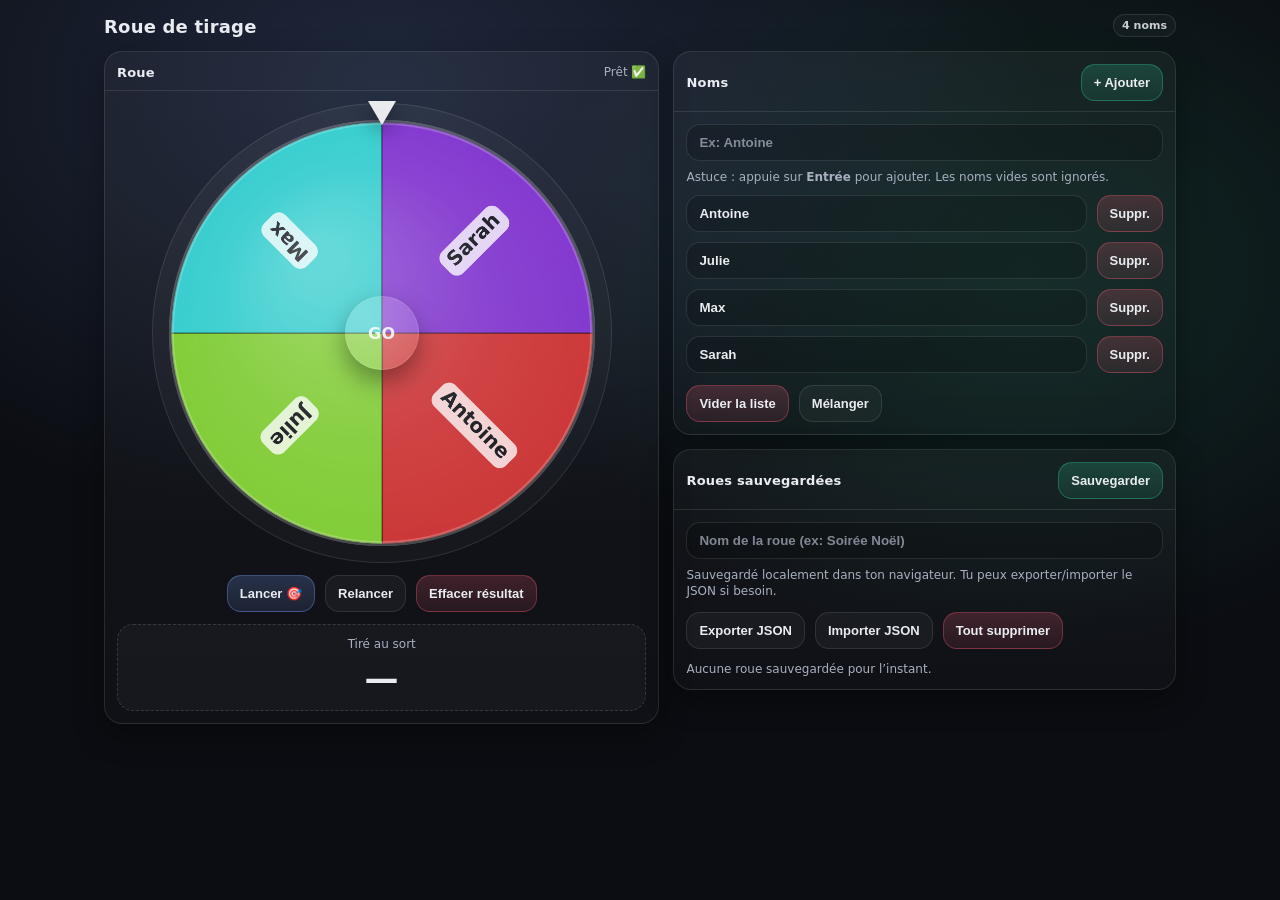
<file: roulette.html>
<!doctype html>
<html lang="fr">
<head>
  <meta charset="utf-8" />
  <meta name="viewport" content="width=device-width,initial-scale=1,viewport-fit=cover" />
  <title>Roue de tirage</title>
  <style>
    :root{
      --bg:#0b0d12;
      --card:#121622;
      --card2:#0f1320;
      --text:#e9ecf1;
      --muted:#a8b0bf;
      --border:rgba(255,255,255,.10);
      --accent:#7aa2ff;
      --danger:#ff5f7a;
      --ok:#33d69f;
      --shadow: 0 10px 30px rgba(0,0,0,.35);
      --radius:18px;
      --gap:14px;
    }

    *{box-sizing:border-box}
    html,body{height:100%}
    body{
      margin:0;
      font-family: ui-sans-serif, system-ui, -apple-system, Segoe UI, Roboto, Helvetica, Arial;
      color:var(--text);
      background: radial-gradient(1200px 800px at 30% 10%, rgba(122,162,255,.18), transparent 55%),
                  radial-gradient(900px 700px at 80% 30%, rgba(51,214,159,.14), transparent 55%),
                  var(--bg);
    }

    header{
      padding:14px 14px 0 14px;
      max-width:1100px;
      margin:0 auto;
    }
    header .top{
      display:flex;
      gap:10px;
      align-items:flex-end;
      justify-content:space-between;
      flex-wrap:wrap;
    }
    h1{
      font-size:18px;
      margin:0;
      font-weight:700;
      letter-spacing:.2px;
    }
    .sub{
      color:var(--muted);
      font-size:12px;
      margin-top:4px;
    }

    main{
      padding:14px;
      max-width:1100px;
      margin:0 auto 18px auto;
      display:grid;
      grid-template-columns: 1fr;
      gap: var(--gap);
    }

    /* Desktop: roue + panneau */
    @media (min-width: 900px){
      main{
        grid-template-columns: 1.05fr .95fr;
        align-items:start;
      }
    }

    .card{
      background: linear-gradient(180deg, rgba(255,255,255,.04), rgba(255,255,255,.02));
      border:1px solid var(--border);
      border-radius: var(--radius);
      box-shadow: var(--shadow);
      overflow:hidden;
    }

    .card .hd{
      padding:12px 12px 10px 12px;
      border-bottom:1px solid var(--border);
      display:flex;
      align-items:center;
      justify-content:space-between;
      gap:10px;
    }
    .card .hd .title{
      font-weight:700;
      font-size:13px;
      letter-spacing:.2px;
      color:var(--text);
    }
    .card .bd{ padding:12px; }

    .wheel-wrap{
      display:flex;
      flex-direction:column;
      gap:12px;
      align-items:center;
      padding:12px;
    }

    .wheel-area{
      width: min(86vw, 460px);
      aspect-ratio: 1/1;
      position:relative;
      display:grid;
      place-items:center;
    }
    canvas{
      width:100%;
      height:100%;
      border-radius:50%;
      background: radial-gradient(circle at 30% 30%, rgba(255,255,255,.05), rgba(255,255,255,.02));
      border:1px solid var(--border);
    }

    .pointer{
      position:absolute;
      top:-2px;
      left:50%;
      transform:translateX(-50%);
      width:0;height:0;
      border-left:14px solid transparent;
      border-right:14px solid transparent;
      border-top:24px solid rgba(255,255,255,.9);
      filter: drop-shadow(0 8px 10px rgba(0,0,0,.45));
    }
    .center-cap{
      position:absolute;
      width:16%;
      aspect-ratio:1/1;
      border-radius:50%;
      background: radial-gradient(circle at 30% 30%, rgba(255,255,255,.22), rgba(255,255,255,.10));
      border:1px solid var(--border);
      box-shadow: 0 12px 24px rgba(0,0,0,.35);
      display:grid;
      place-items:center;
      font-weight:800;
      letter-spacing:.4px;
      color:rgba(255,255,255,.85);
      user-select:none;
    }

    .result{
      width:100%;
      text-align:center;
      padding:12px;
      border-radius:16px;
      background: rgba(255,255,255,.03);
      border:1px dashed rgba(255,255,255,.14);
    }
    .result .label{
      font-size:12px;
      color:var(--muted);
      margin-bottom:8px;
    }
    .result .name{
      font-size: clamp(22px, 4.2vw, 34px);
      font-weight:900;
      letter-spacing:.3px;
      line-height:1.15;
      word-break: break-word;
    }

    .btns{
      width:100%;
      display:flex;
      gap:10px;
      flex-wrap:wrap;
      justify-content:center;
    }
    button{
      appearance:none;
      border:1px solid var(--border);
      background: rgba(255,255,255,.04);
      color:var(--text);
      padding:10px 12px;
      border-radius:14px;
      font-weight:700;
      font-size:13px;
      cursor:pointer;
      transition: transform .06s ease, background .2s ease, border-color .2s ease, opacity .2s ease;
      user-select:none;
      touch-action: manipulation;
    }
    button:active{ transform: translateY(1px) scale(.99); }
    button.primary{
      background: linear-gradient(180deg, rgba(122,162,255,.22), rgba(122,162,255,.12));
      border-color: rgba(122,162,255,.35);
    }
    button.danger{
      background: linear-gradient(180deg, rgba(255,95,122,.20), rgba(255,95,122,.10));
      border-color: rgba(255,95,122,.32);
    }
    button.ok{
      background: linear-gradient(180deg, rgba(51,214,159,.20), rgba(51,214,159,.10));
      border-color: rgba(51,214,159,.32);
    }
    button:disabled{ opacity:.55; cursor:not-allowed; }

    .grid{
      display:grid;
      grid-template-columns:1fr;
      gap: var(--gap);
    }
    @media(min-width: 900px){
      .grid{ grid-template-columns:1fr; }
    }

    .row{
      display:flex;
      gap:10px;
      flex-wrap:wrap;
      align-items:center;
    }

    input[type="text"]{
      width:100%;
      padding:10px 12px;
      border-radius:14px;
      border:1px solid var(--border);
      background: rgba(0,0,0,.18);
      color:var(--text);
      outline:none;
      font-weight:600;
    }
    input[type="text"]::placeholder{ color: rgba(168,176,191,.75); }

    .names{
      display:flex;
      flex-direction:column;
      gap:10px;
      margin-top:10px;
    }
    .name-item{
      display:grid;
      grid-template-columns: 1fr auto;
      gap:10px;
      align-items:center;
    }
    .small{
      font-size:12px;
      color:var(--muted);
      line-height:1.35;
    }

    .saved{
      display:flex;
      flex-direction:column;
      gap:10px;
    }
    .saved-item{
      display:grid;
      grid-template-columns: 1fr auto;
      gap:10px;
      align-items:center;
      padding:10px;
      border-radius:14px;
      border:1px solid var(--border);
      background: rgba(255,255,255,.03);
    }
    .saved-item .meta{
      display:flex;
      flex-direction:column;
      gap:4px;
      min-width:0;
    }
    .saved-item .meta .n{
      font-weight:800;
      font-size:13px;
      overflow:hidden;
      text-overflow:ellipsis;
      white-space:nowrap;
    }
    .saved-item .meta .c{
      font-size:12px;
      color:var(--muted);
    }

    footer{
      max-width:1100px;
      margin:0 auto;
      padding:0 14px 18px 14px;
      color:rgba(168,176,191,.7);
      font-size:11px;
    }

    .pill{
      display:inline-block;
      padding:4px 8px;
      border-radius:999px;
      border:1px solid var(--border);
      background: rgba(255,255,255,.03);
      font-weight:700;
      font-size:11px;
      color:rgba(233,236,241,.85);
    }
  </style>
</head>
<body>
  <header>
    <div class="top">
      <div>
        <h1>Roue de tirage</h1>
      </div>
      <div class="pill" id="statsPill">0 nom</div>
    </div>
  </header>

  <main>
    <!-- Roue -->
    <section class="card">
      <div class="hd">
        <div class="title">Roue</div>
        <div class="small" id="wheelInfo">—</div>
      </div>
      <div class="wheel-wrap">
        <div class="wheel-area">
          <div class="pointer" aria-hidden="true"></div>
          <canvas id="wheel" width="900" height="900"></canvas>
          <div class="center-cap" aria-hidden="true">GO</div>
        </div>

        <div class="btns">
          <button class="primary" id="spinBtn">Lancer 🎯</button>
          <button id="rerollBtn" title="Relancer rapidement">Relancer</button>
          <button class="danger" id="resetResultBtn" title="Effacer le résultat">Effacer résultat</button>
        </div>

        <div class="result" role="status" aria-live="polite">
          <div class="label">Tiré au sort</div>
          <div class="name" id="resultName">—</div>
        </div>
      </div>
    </section>

    <!-- Panneau -->
    <section class="grid">
      <!-- Noms -->
      <section class="card">
        <div class="hd">
          <div class="title">Noms</div>
          <button class="ok" id="addNameBtn">+ Ajouter</button>
        </div>
        <div class="bd">
          <div class="row">
            <input id="newName" type="text" placeholder="Ex: Antoine" />
          </div>
          <div class="small" style="margin-top:8px;">
            Astuce : appuie sur <b>Entrée</b> pour ajouter. Les noms vides sont ignorés.
          </div>

          <div class="names" id="namesList"></div>

          <div class="row" style="margin-top:12px;">
            <button class="danger" id="clearNamesBtn">Vider la liste</button>
            <button id="shuffleNamesBtn" title="Mélanger l'ordre des noms">Mélanger</button>
          </div>
        </div>
      </section>

      <!-- Roues sauvegardées -->
      <section class="card">
        <div class="hd">
          <div class="title">Roues sauvegardées</div>
          <button class="ok" id="saveWheelBtn">Sauvegarder</button>
        </div>
        <div class="bd">
          <input id="wheelName" type="text" placeholder="Nom de la roue (ex: Soirée Noël)" />
          <div class="small" style="margin-top:8px;">
            Sauvegardé localement dans ton navigateur. Tu peux exporter/importer le JSON si besoin.
          </div>

          <div class="row" style="margin-top:12px;">
            <button id="exportBtn">Exporter JSON</button>
            <button id="importBtn">Importer JSON</button>
            <button class="danger" id="clearSavedBtn">Tout supprimer</button>
          </div>

          <div class="saved" id="savedList" style="margin-top:12px;"></div>
        </div>
      </section>
    </section>
  </main>


  <script>
    /**
     * Stockage (JSON) dans localStorage
     * Structure:
     * {
     *   version: 1,
     *   wheels: [{ id, name, names: string[], updatedAt }]
     * }
     */
    const STORAGE_KEY = "simple_wheel_storage_v1";

    const $ = (sel) => document.querySelector(sel);
    const wheelCanvas = $("#wheel");
    const ctx = wheelCanvas.getContext("2d");

    const spinBtn = $("#spinBtn");
    const rerollBtn = $("#rerollBtn");
    const resetResultBtn = $("#resetResultBtn");

    const newNameInput = $("#newName");
    const addNameBtn = $("#addNameBtn");
    const clearNamesBtn = $("#clearNamesBtn");
    const shuffleNamesBtn = $("#shuffleNamesBtn");

    const namesListEl = $("#namesList");
    const resultNameEl = $("#resultName");
    const statsPill = $("#statsPill");
    const wheelInfo = $("#wheelInfo");

    const wheelNameInput = $("#wheelName");
    const saveWheelBtn = $("#saveWheelBtn");
    const savedListEl = $("#savedList");
    const exportBtn = $("#exportBtn");
    const importBtn = $("#importBtn");
    const clearSavedBtn = $("#clearSavedBtn");

    // Etat courant
    let names = ["Antoine", "Julie", "Max", "Sarah"];
    let storage = loadStorage();
    let rotation = 0; // radians
    let spinning = false;
    let lastWinner = null;

    // ------------ Utils stockage ------------
    function loadStorage(){
      try{
        const raw = localStorage.getItem(STORAGE_KEY);
        if(!raw) return { version:1, wheels:[] };
        const parsed = JSON.parse(raw);
        if(!parsed || typeof parsed !== "object") throw new Error("bad json");
        if(!Array.isArray(parsed.wheels)) parsed.wheels = [];
        if(!parsed.version) parsed.version = 1;
        return parsed;
      }catch(e){
        return { version:1, wheels:[] };
      }
    }
    function saveStorage(){
      localStorage.setItem(STORAGE_KEY, JSON.stringify(storage));
    }
    function uid(){
      return Math.random().toString(16).slice(2) + Date.now().toString(16);
    }
    function clamp(v,min,max){ return Math.max(min, Math.min(max, v)); }
    function pickRandom(arr){ return arr[Math.floor(Math.random()*arr.length)]; }
    function shuffle(arr){
      const a = [...arr];
      for(let i=a.length-1;i>0;i--){
        const j = Math.floor(Math.random()*(i+1));
        [a[i],a[j]]=[a[j],a[i]];
      }
      return a;
    }
    function formatDate(ts){
      const d = new Date(ts);
      return d.toLocaleString(undefined, { year:"numeric", month:"2-digit", day:"2-digit", hour:"2-digit", minute:"2-digit" });
    }

    // ------------ Rendu UI ------------
    function renderNames(){
      namesListEl.innerHTML = "";
      names.forEach((n, idx) => {
        const row = document.createElement("div");
        row.className = "name-item";

        const input = document.createElement("input");
        input.type = "text";
        input.value = n;
        input.placeholder = "Nom";
        input.addEventListener("input", () => {
          names[idx] = input.value;
          drawWheel();
          updateStats();
        });

        const del = document.createElement("button");
        del.className = "danger";
        del.textContent = "Suppr.";
        del.addEventListener("click", () => {
          names.splice(idx, 1);
          drawWheel();
          renderNames();
          updateStats();
        });

        row.appendChild(input);
        row.appendChild(del);
        namesListEl.appendChild(row);
      });

      if(names.length === 0){
        const empty = document.createElement("div");
        empty.className = "small";
        empty.textContent = "Ajoute des noms pour pouvoir lancer la roue.";
        namesListEl.appendChild(empty);
      }
    }

    function renderSaved(){
      savedListEl.innerHTML = "";
      if(storage.wheels.length === 0){
        const empty = document.createElement("div");
        empty.className = "small";
        empty.textContent = "Aucune roue sauvegardée pour l’instant.";
        savedListEl.appendChild(empty);
        return;
      }

      // Tri: plus récent en premier
      const wheels = [...storage.wheels].sort((a,b)=> (b.updatedAt||0) - (a.updatedAt||0));

      wheels.forEach(w => {
        const item = document.createElement("div");
        item.className = "saved-item";

        const meta = document.createElement("div");
        meta.className = "meta";

        const title = document.createElement("div");
        title.className = "n";
        title.textContent = w.name || "(Sans nom)";

        const count = document.createElement("div");
        count.className = "c";
        count.textContent = `${(w.names||[]).length} nom(s) • modifié ${formatDate(w.updatedAt || Date.now())}`;

        meta.appendChild(title);
        meta.appendChild(count);

        const actions = document.createElement("div");
        actions.style.display="flex";
        actions.style.gap="8px";

        const loadBtn = document.createElement("button");
        loadBtn.textContent = "Charger";
        loadBtn.addEventListener("click", () => {
          names = (w.names || []).slice(0, 200); // limite simple
          wheelNameInput.value = w.name || "";
          lastWinner = null;
          setResult("—");
          rotation = 0;
          drawWheel();
          renderNames();
          updateStats();
        });

        const delBtn = document.createElement("button");
        delBtn.className = "danger";
        delBtn.textContent = "Suppr.";
        delBtn.addEventListener("click", () => {
          storage.wheels = storage.wheels.filter(x => x.id !== w.id);
          saveStorage();
          renderSaved();
        });

        actions.appendChild(loadBtn);
        actions.appendChild(delBtn);

        item.appendChild(meta);
        item.appendChild(actions);
        savedListEl.appendChild(item);
      });
    }

    function updateStats(){
      const clean = names.map(x => (x||"").trim()).filter(Boolean);
      statsPill.textContent = `${clean.length} nom${clean.length>1?"s":""}`;
      wheelInfo.textContent = clean.length >= 2 ? "Prêt ✅" : (clean.length === 1 ? "Ajoute au moins 2 noms" : "Ajoute des noms");
      spinBtn.disabled = spinning || clean.length < 2;
      rerollBtn.disabled = spinning || clean.length < 2;
    }

    function setResult(name){
      resultNameEl.textContent = name;
    }

    // ------------ Dessin roue ------------
    function hashColor(i, total){
      // Couleur stable par index (HSL) -> jolie sans librairie
      const hue = Math.round((i / Math.max(1,total)) * 360);
      return `hsl(${hue}, 70%, 55%)`;
    }

    function drawWheel(){
      const clean = names.map(x => (x||"").trim()).filter(Boolean);
      const total = clean.length;

      const W = wheelCanvas.width, H = wheelCanvas.height;
      ctx.clearRect(0,0,W,H);

      // Fond
      const cx = W/2, cy = H/2;
      const r = Math.min(W,H)*0.46;

      // cercle extérieur
      ctx.save();
      ctx.translate(cx, cy);
      ctx.rotate(rotation);

      if(total === 0){
        ctx.beginPath();
        ctx.arc(0,0,r,0,Math.PI*2);
        ctx.fillStyle = "rgba(255,255,255,.06)";
        ctx.fill();
        ctx.strokeStyle = "rgba(255,255,255,.14)";
        ctx.lineWidth = 6;
        ctx.stroke();

        ctx.fillStyle = "rgba(233,236,241,.9)";
        ctx.font = "700 44px ui-sans-serif, system-ui";
        ctx.textAlign="center";
        ctx.textBaseline="middle";
        ctx.fillText("Ajoute des noms", 0, 0);
        ctx.restore();
        return;
      }

      const slice = (Math.PI*2) / total;
      for(let i=0;i<total;i++){
        const start = i*slice;
        const end = start + slice;

        // part
        ctx.beginPath();
        ctx.moveTo(0,0);
        ctx.arc(0,0,r,start,end);
        ctx.closePath();
        ctx.fillStyle = hashColor(i, total);
        ctx.globalAlpha = 0.92;
        ctx.fill();

        // séparation
        ctx.globalAlpha = 1;
        ctx.strokeStyle = "rgba(0,0,0,.25)";
        ctx.lineWidth = 4;
        ctx.stroke();

        // texte
        const mid = start + slice/2;
        ctx.save();
        ctx.rotate(mid);
        ctx.translate(r*0.62, 0);

        // taille adaptative
        const txt = clean[i];
        const base = clamp(44 - total*1.2, 18, 40);
        ctx.fillStyle = "rgba(10,12,18,.92)";
        ctx.font = `900 ${base}px ui-sans-serif, system-ui`;
        ctx.textAlign = "center";
        ctx.textBaseline = "middle";

        // petit fond pour lisibilité
        const padX = 14, padY = 10;
        const metrics = ctx.measureText(txt);
        const bw = clamp(metrics.width + padX*2, 80, r*1.0);
        const bh = base + padY*2;
        ctx.fillStyle = "rgba(255,255,255,.78)";
        roundRect(ctx, -bw/2, -bh/2, bw, bh, 18);
        ctx.fill();

        ctx.fillStyle = "rgba(10,12,18,.92)";
        ctx.fillText(ellipsize(txt, 16), 0, 0);

        ctx.restore();
      }

      // cercle extérieur / reflet
      ctx.beginPath();
      ctx.arc(0,0,r,0,Math.PI*2);
      ctx.strokeStyle = "rgba(255,255,255,.22)";
      ctx.lineWidth = 10;
      ctx.stroke();

      // reflet subtil
      const grad = ctx.createRadialGradient(-r*0.3, -r*0.35, r*0.1, 0, 0, r);
      grad.addColorStop(0, "rgba(255,255,255,.22)");
      grad.addColorStop(0.6, "rgba(255,255,255,.05)");
      grad.addColorStop(1, "rgba(255,255,255,0)");
      ctx.fillStyle = grad;
      ctx.beginPath();
      ctx.arc(0,0,r,0,Math.PI*2);
      ctx.fill();

      ctx.restore();
    }

    function roundRect(c,x,y,w,h,r){
      const rr = Math.min(r, w/2, h/2);
      c.beginPath();
      c.moveTo(x+rr, y);
      c.arcTo(x+w, y, x+w, y+h, rr);
      c.arcTo(x+w, y+h, x, y+h, rr);
      c.arcTo(x, y+h, x, y, rr);
      c.arcTo(x, y, x+w, y, rr);
      c.closePath();
    }

    function ellipsize(s, max){
      const t = (s||"").trim();
      if(t.length <= max) return t;
      return t.slice(0, max-1) + "…";
    }

    // ------------ Tirage / animation ------------
    function getWinnerIndex(cleanNames, finalRotation){
      // Le pointeur est en haut (angle -90° par rapport à l’axe x)
      // On veut savoir quel segment se trouve sous le pointeur (angle global = -PI/2)
      const total = cleanNames.length;
      const slice = (Math.PI*2)/total;

      // angle "réel" du pointeur dans le repère de la roue
      // roue tournée de finalRotation => on "retire" la rotation
      let a = (-Math.PI/2 - finalRotation) % (Math.PI*2);
      if(a < 0) a += Math.PI*2;

      // segments sont [0..slice), [slice..2slice) etc.
      const idx = Math.floor(a / slice);
      return clamp(idx, 0, total-1);
    }

    function spin(){
      const clean = names.map(x => (x||"").trim()).filter(Boolean);
      if(clean.length < 2 || spinning) return;

      spinning = true;
      updateStats();

      // cible aléatoire + durée 2-3s
      const duration = 2200 + Math.random()*900; // 2.2s - 3.1s
      const start = performance.now();
      const startRot = rotation;

      // Beaucoup de tours + offset aléatoire
      const extraTurns = 6 + Math.random()*4; // 6-10 tours
      const targetOffset = Math.random() * Math.PI*2;
      const targetRot = startRot + extraTurns * Math.PI*2 + targetOffset;

      function easeOutCubic(t){ return 1 - Math.pow(1-t, 3); }

      const tick = (now) => {
        const t = clamp((now - start)/duration, 0, 1);
        const eased = easeOutCubic(t);
        rotation = startRot + (targetRot - startRot) * eased;
        drawWheel();

        if(t < 1){
          requestAnimationFrame(tick);
        }else{
          spinning = false;
          updateStats();

          const winnerIdx = getWinnerIndex(clean, rotation);
          const winner = clean[winnerIdx];
          lastWinner = winner;
          setResult(winner);
        }
      };
      requestAnimationFrame(tick);
    }

    // ------------ Events ------------
    addNameBtn.addEventListener("click", () => {
      const v = (newNameInput.value || "").trim();
      if(!v) return;
      names.push(v);
      newNameInput.value = "";
      renderNames();
      drawWheel();
      updateStats();
      newNameInput.focus();
    });

    newNameInput.addEventListener("keydown", (e) => {
      if(e.key === "Enter"){
        addNameBtn.click();
      }
    });

    clearNamesBtn.addEventListener("click", () => {
      names = [];
      lastWinner = null;
      setResult("—");
      rotation = 0;
      renderNames();
      drawWheel();
      updateStats();
    });

    shuffleNamesBtn.addEventListener("click", () => {
      names = shuffle(names);
      renderNames();
      drawWheel();
      updateStats();
    });

    spinBtn.addEventListener("click", spin);
    rerollBtn.addEventListener("click", spin);
    resetResultBtn.addEventListener("click", () => {
      lastWinner = null;
      setResult("—");
    });

    saveWheelBtn.addEventListener("click", () => {
      const clean = names.map(x => (x||"").trim()).filter(Boolean);
      if(clean.length === 0) return;

      const name = (wheelNameInput.value || "").trim() || "Roue";
      const existing = storage.wheels.find(w => (w.name || "").trim().toLowerCase() === name.toLowerCase());

      if(existing){
        existing.names = clean;
        existing.updatedAt = Date.now();
      }else{
        storage.wheels.push({ id: uid(), name, names: clean, updatedAt: Date.now() });
      }
      saveStorage();
      renderSaved();
    });

    clearSavedBtn.addEventListener("click", () => {
      storage.wheels = [];
      saveStorage();
      renderSaved();
    });

    exportBtn.addEventListener("click", async () => {
      // Export du JSON
      const data = JSON.stringify(storage, null, 2);
      try{
        await navigator.clipboard.writeText(data);
        alert("JSON copié dans le presse-papiers ✅");
      }catch{
        // fallback: prompt
        prompt("Copie le JSON :", data);
      }
    });

    importBtn.addEventListener("click", () => {
      const raw = prompt("Colle ici le JSON exporté :");
      if(!raw) return;
      try{
        const parsed = JSON.parse(raw);
        if(!parsed || typeof parsed !== "object" || !Array.isArray(parsed.wheels)){
          alert("JSON invalide (attendu: { wheels: [...] })");
          return;
        }
        // petite normalisation
        parsed.version = 1;
        parsed.wheels = parsed.wheels.map(w => ({
          id: w.id || uid(),
          name: (w.name || "Roue").toString(),
          names: Array.isArray(w.names) ? w.names.map(x => (x||"").toString()) : [],
          updatedAt: w.updatedAt || Date.now()
        }));
        storage = parsed;
        saveStorage();
        renderSaved();
        alert("Import OK ✅");
      }catch(e){
        alert("Impossible de parser le JSON.");
      }
    });

    // ------------ Init ------------
    function init(){
      // Si une dernière roue sauvegardée existe, on peut charger la plus récente
      if(storage.wheels.length){
        const latest = [...storage.wheels].sort((a,b)=> (b.updatedAt||0)-(a.updatedAt||0))[0];
        if(latest?.names?.length){
          names = latest.names.slice(0,200);
          wheelNameInput.value = latest.name || "";
        }
      }
      renderNames();
      renderSaved();
      drawWheel();
      updateStats();
      setResult("—");

      // Redraw au resize (canvas est responsive via CSS mais on garde un bon rendu)
      window.addEventListener("resize", () => drawWheel(), { passive:true });
    }
    init();
  </script>
</body>
</html>
</file>
